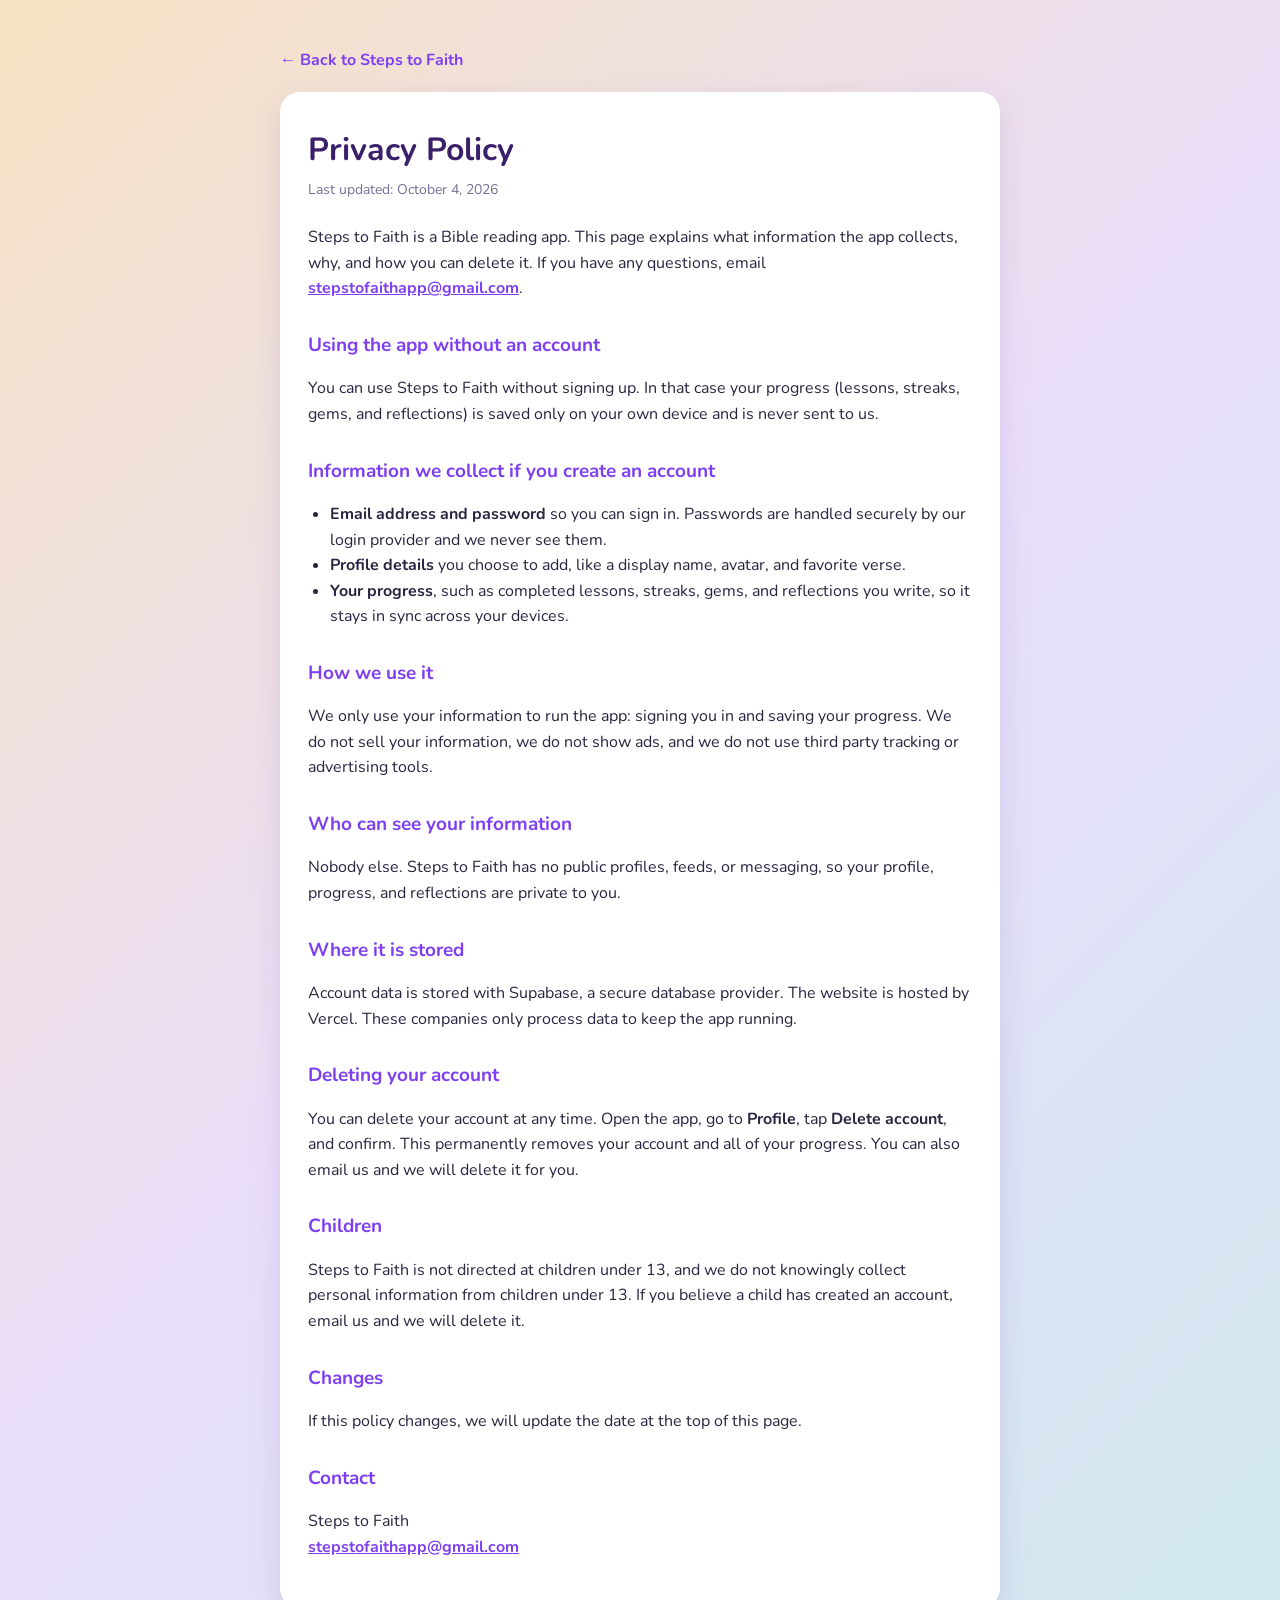
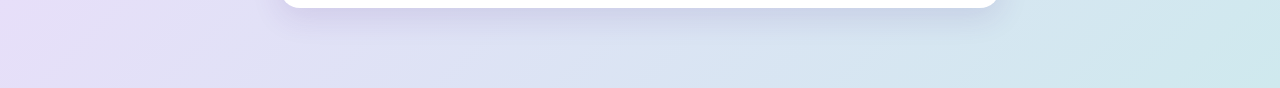
<file: privacy.html>
<!DOCTYPE html>
<html lang="en">
<head>
  <meta charset="UTF-8">
  <meta name="viewport" content="width=device-width, initial-scale=1, viewport-fit=cover">
  <title>Privacy Policy | Steps to Faith</title>
  <link rel="icon" href="/icon-192.png">
  <link href="https://fonts.googleapis.com/css2?family=Nunito:wght@400;700;800&display=swap" rel="stylesheet">
  <style>
    body { margin: 0; font-family: 'Nunito', -apple-system, sans-serif; color: #2b2340; background: linear-gradient(135deg, #f6e3c3 0%, #e9defa 50%, #cfe9ee 100%); min-height: 100vh; line-height: 1.6; }
    main { max-width: 720px; margin: 0 auto; padding: 48px 20px 80px; }
    .card { background: #fff; border-radius: 20px; padding: 32px 28px; box-shadow: 0 10px 30px rgba(80,40,140,0.12); }
    h1 { margin: 0 0 4px; font-size: 32px; color: #3a1f6b; }
    .updated { color: #7a6c96; font-size: 14px; margin-bottom: 24px; }
    h2 { font-size: 19px; color: #7e3ff2; margin: 28px 0 8px; }
    p, li { font-size: 16px; }
    ul { padding-left: 22px; }
    a { color: #7e3ff2; font-weight: 700; }
    .back { display: inline-block; margin-bottom: 18px; text-decoration: none; }
  </style>
</head>
<body>
<main>
  <a class="back" href="/">&larr; Back to Steps to Faith</a>
  <div class="card">
    <h1>Privacy Policy</h1>
    <div class="updated">Last updated: October 4, 2026</div>

    <p>Steps to Faith is a Bible reading app. This page explains what information the app collects, why, and how you can delete it. If you have any questions, email <a href="mailto:stepstofaithapp@gmail.com">stepstofaithapp@gmail.com</a>.</p>

    <h2>Using the app without an account</h2>
    <p>You can use Steps to Faith without signing up. In that case your progress (lessons, streaks, gems, and reflections) is saved only on your own device and is never sent to us.</p>

    <h2>Information we collect if you create an account</h2>
    <ul>
      <li><strong>Email address and password</strong> so you can sign in. Passwords are handled securely by our login provider and we never see them.</li>
      <li><strong>Profile details</strong> you choose to add, like a display name, avatar, and favorite verse.</li>
      <li><strong>Your progress</strong>, such as completed lessons, streaks, gems, and reflections you write, so it stays in sync across your devices.</li>
    </ul>

    <h2>How we use it</h2>
    <p>We only use your information to run the app: signing you in and saving your progress. We do not sell your information, we do not show ads, and we do not use third party tracking or advertising tools.</p>

    <h2>Who can see your information</h2>
    <p>Nobody else. Steps to Faith has no public profiles, feeds, or messaging, so your profile, progress, and reflections are private to you.</p>

    <h2>Where it is stored</h2>
    <p>Account data is stored with Supabase, a secure database provider. The website is hosted by Vercel. These companies only process data to keep the app running.</p>

    <h2>Deleting your account</h2>
    <p>You can delete your account at any time. Open the app, go to <strong>Profile</strong>, tap <strong>Delete account</strong>, and confirm. This permanently removes your account and all of your progress. You can also email us and we will delete it for you.</p>

    <h2>Children</h2>
    <p>Steps to Faith is not directed at children under 13, and we do not knowingly collect personal information from children under 13. If you believe a child has created an account, email us and we will delete it.</p>

    <h2>Changes</h2>
    <p>If this policy changes, we will update the date at the top of this page.</p>

    <h2>Contact</h2>
    <p>Steps to Faith<br><a href="mailto:stepstofaithapp@gmail.com">stepstofaithapp@gmail.com</a></p>
  </div>
</main>
</body>
</html>
</file>
